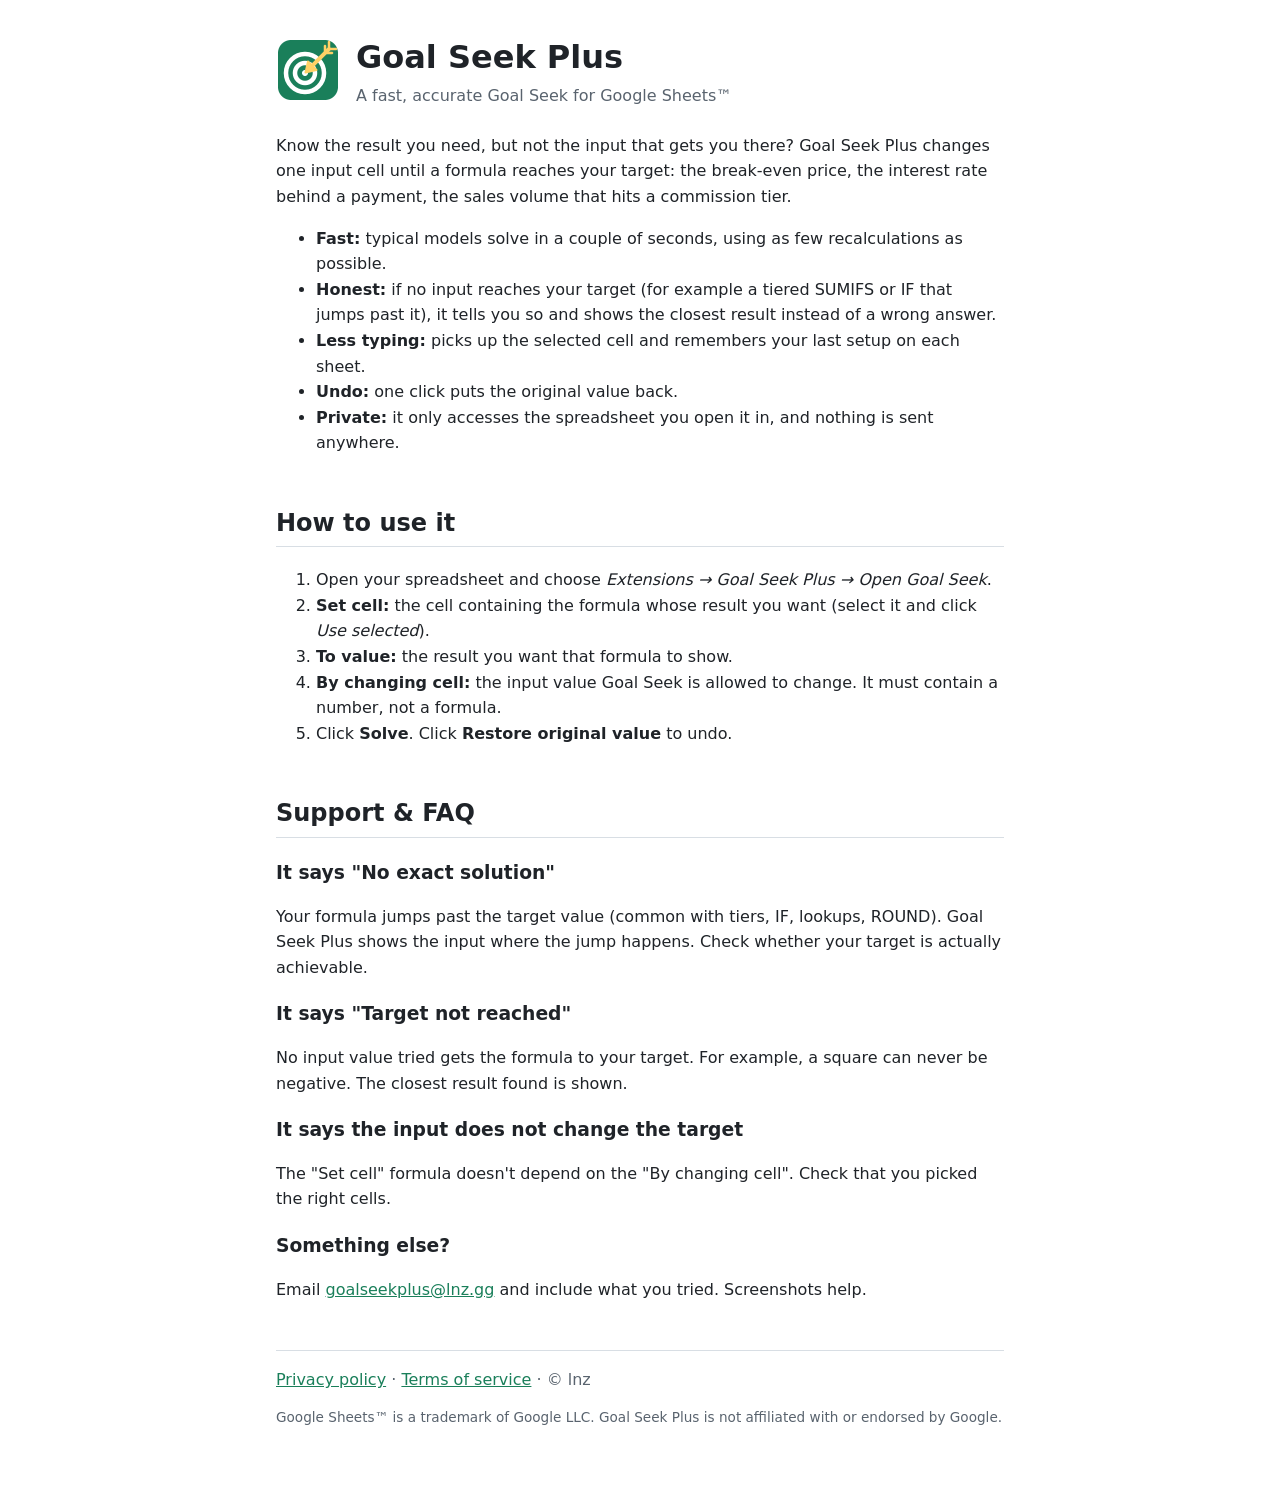
<file: index.html>
<!doctype html>
<html lang="en">
<head>
  <meta charset="utf-8" />
  <meta name="viewport" content="width=device-width, initial-scale=1" />
  <title>Goal Seek Plus for Google Sheets</title>
  <meta name="description" content="A fast, accurate Goal Seek for Google Sheets. Find the input that gives the result you need." />
  <link rel="icon" href="icon-128.png" />
  <link rel="stylesheet" href="style.css" />
</head>
<body>
  <header>
    <img src="icon-128.png" alt="" width="64" height="64" />
    <div>
      <h1>Goal Seek Plus</h1>
      <p class="tag">A fast, accurate Goal Seek for Google Sheets™</p>
    </div>
  </header>

  <main>
    <section>
      <p>Know the result you need, but not the input that gets you there? Goal Seek Plus changes one input cell
        until a formula reaches your target: the break-even price, the interest rate behind a payment, the sales
        volume that hits a commission tier.</p>
      <ul>
        <li><strong>Fast:</strong> typical models solve in a couple of seconds, using as few recalculations as possible.</li>
        <li><strong>Honest:</strong> if no input reaches your target (for example a tiered SUMIFS or IF that jumps past it), it tells you so and shows the closest result instead of a wrong answer.</li>
        <li><strong>Less typing:</strong> picks up the selected cell and remembers your last setup on each sheet.</li>
        <li><strong>Undo:</strong> one click puts the original value back.</li>
        <li><strong>Private:</strong> it only accesses the spreadsheet you open it in, and nothing is sent anywhere.</li>
      </ul>
    </section>

    <section id="how">
      <h2>How to use it</h2>
      <ol>
        <li>Open your spreadsheet and choose <em>Extensions → Goal Seek Plus → Open Goal Seek</em>.</li>
        <li><strong>Set cell:</strong> the cell containing the formula whose result you want (select it and click <em>Use selected</em>).</li>
        <li><strong>To value:</strong> the result you want that formula to show.</li>
        <li><strong>By changing cell:</strong> the input value Goal Seek is allowed to change. It must contain a number, not a formula.</li>
        <li>Click <strong>Solve</strong>. Click <strong>Restore original value</strong> to undo.</li>
      </ol>
    </section>

    <section id="support">
      <h2>Support &amp; FAQ</h2>
      <h3>It says "No exact solution"</h3>
      <p>Your formula jumps past the target value (common with tiers, IF, lookups, ROUND). Goal Seek Plus shows the input
        where the jump happens. Check whether your target is actually achievable.</p>
      <h3>It says "Target not reached"</h3>
      <p>No input value tried gets the formula to your target. For example, a square can never be negative. The closest
        result found is shown.</p>
      <h3>It says the input does not change the target</h3>
      <p>The "Set cell" formula doesn't depend on the "By changing cell". Check that you picked the right cells.</p>
      <h3>Something else?</h3>
      <p>Email <a href="mailto:goalseekplus@lnz.gg">goalseekplus@lnz.gg</a> and include what you tried. Screenshots help.</p>
    </section>
  </main>

  <footer>
    <a href="privacy.html">Privacy policy</a> · <a href="terms.html">Terms of service</a> · © lnz
    <p class="small">Google Sheets™ is a trademark of Google LLC. Goal Seek Plus is not affiliated with or endorsed by Google.</p>
  </footer>
</body>
</html>
</file>
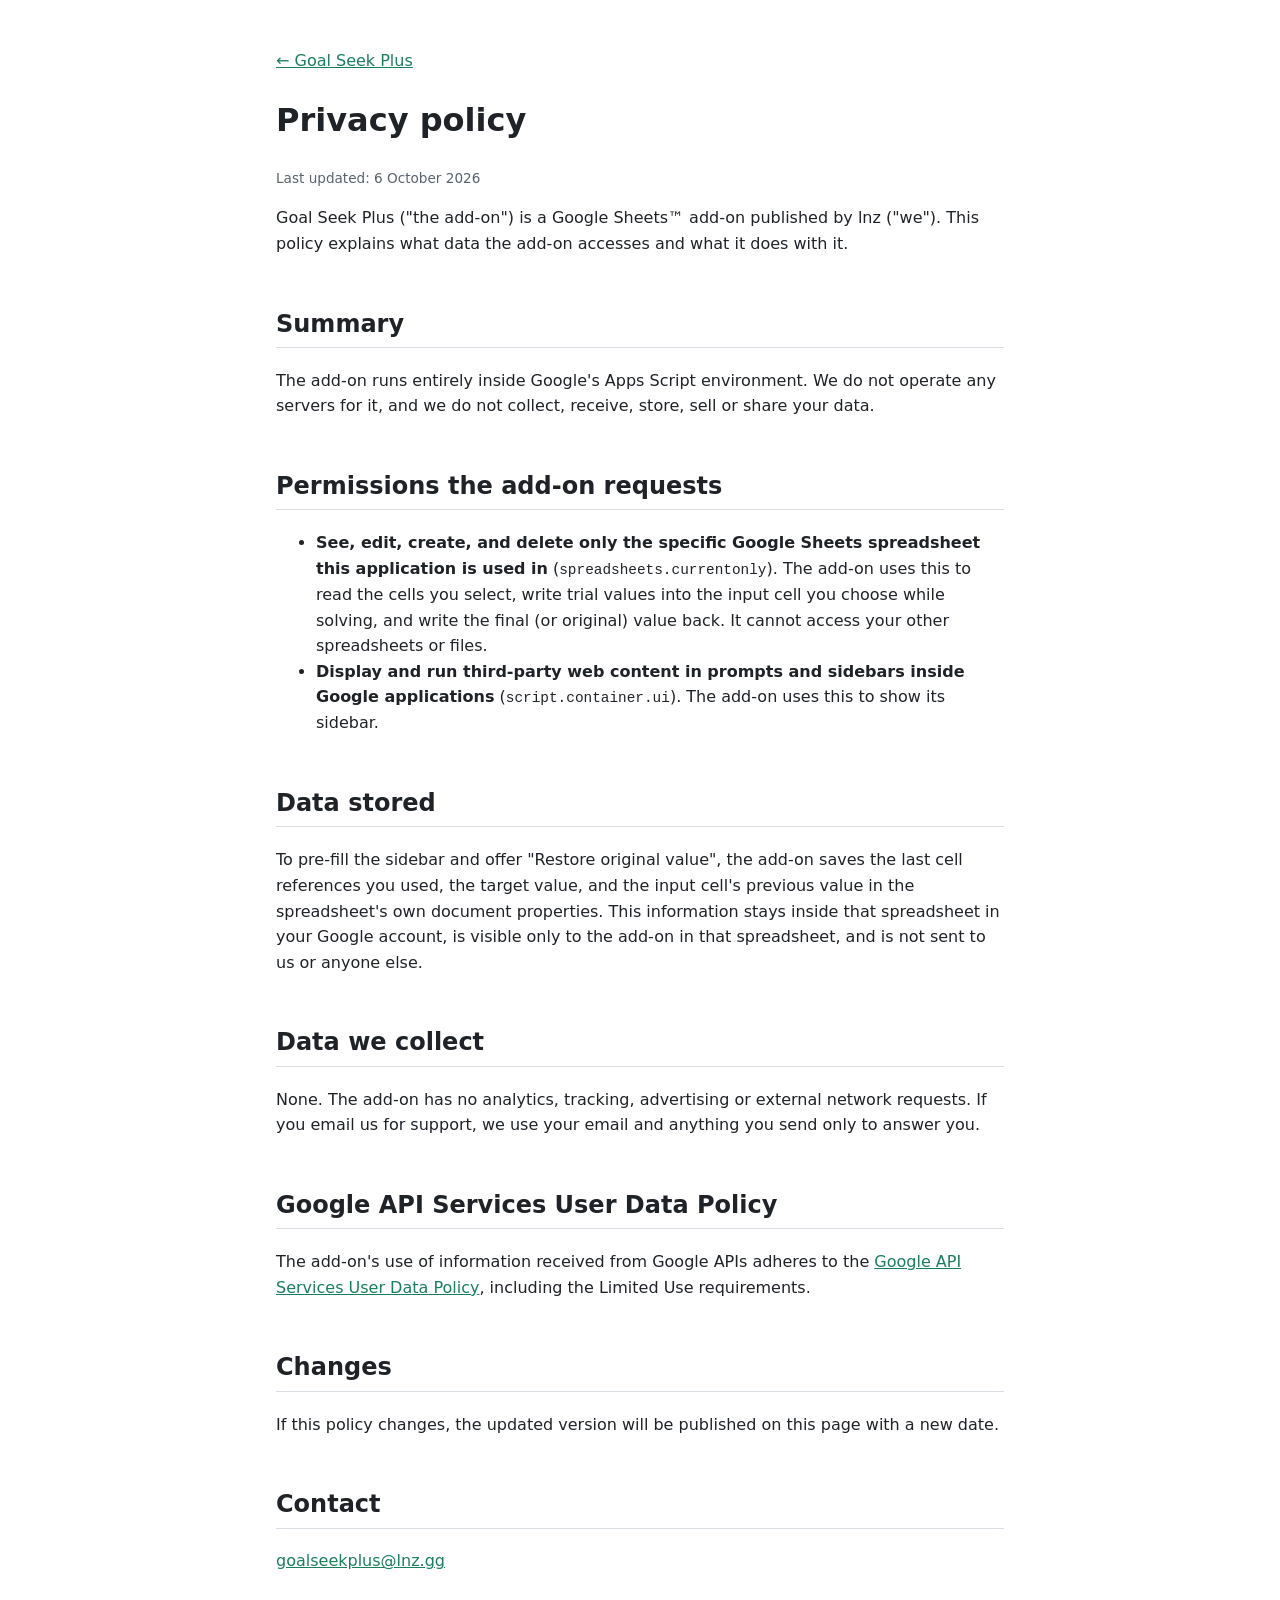
<file: privacy.html>
<!doctype html>
<html lang="en">
<head>
  <meta charset="utf-8" />
  <meta name="viewport" content="width=device-width, initial-scale=1" />
  <title>Privacy policy – Goal Seek Plus</title>
  <link rel="icon" href="icon-128.png" />
  <link rel="stylesheet" href="style.css" />
</head>
<body>
  <main>
    <p><a href="index.html">← Goal Seek Plus</a></p>
    <h1>Privacy policy</h1>
    <p class="small">Last updated: 6 October 2026</p>

    <p>Goal Seek Plus ("the add-on") is a Google Sheets™ add-on published by lnz ("we"). This policy explains
      what data the add-on accesses and what it does with it.</p>

    <h2>Summary</h2>
    <p>The add-on runs entirely inside Google's Apps Script environment. We do not operate any servers for it, and we
      do not collect, receive, store, sell or share your data.</p>

    <h2>Permissions the add-on requests</h2>
    <ul>
      <li><strong>See, edit, create, and delete only the specific Google Sheets spreadsheet this application is used in</strong>
        (<code>spreadsheets.currentonly</code>). The add-on uses this to read the cells you select, write trial values into the
        input cell you choose while solving, and write the final (or original) value back. It cannot access your other
        spreadsheets or files.</li>
      <li><strong>Display and run third-party web content in prompts and sidebars inside Google applications</strong>
        (<code>script.container.ui</code>). The add-on uses this to show its sidebar.</li>
    </ul>

    <h2>Data stored</h2>
    <p>To pre-fill the sidebar and offer "Restore original value", the add-on saves the last cell references you used, the
      target value, and the input cell's previous value in the spreadsheet's own document properties. This information
      stays inside that spreadsheet in your Google account, is visible only to the add-on in that spreadsheet, and is not
      sent to us or anyone else.</p>

    <h2>Data we collect</h2>
    <p>None. The add-on has no analytics, tracking, advertising or external network requests. If you email us for support,
      we use your email and anything you send only to answer you.</p>

    <h2>Google API Services User Data Policy</h2>
    <p>The add-on's use of information received from Google APIs adheres to the
      <a href="https://developers.google.com/terms/api-services-user-data-policy">Google API Services User Data Policy</a>,
      including the Limited Use requirements.</p>

    <h2>Changes</h2>
    <p>If this policy changes, the updated version will be published on this page with a new date.</p>

    <h2>Contact</h2>
    <p><a href="mailto:goalseekplus@lnz.gg">goalseekplus@lnz.gg</a></p>
  </main>
</body>
</html>
</file>
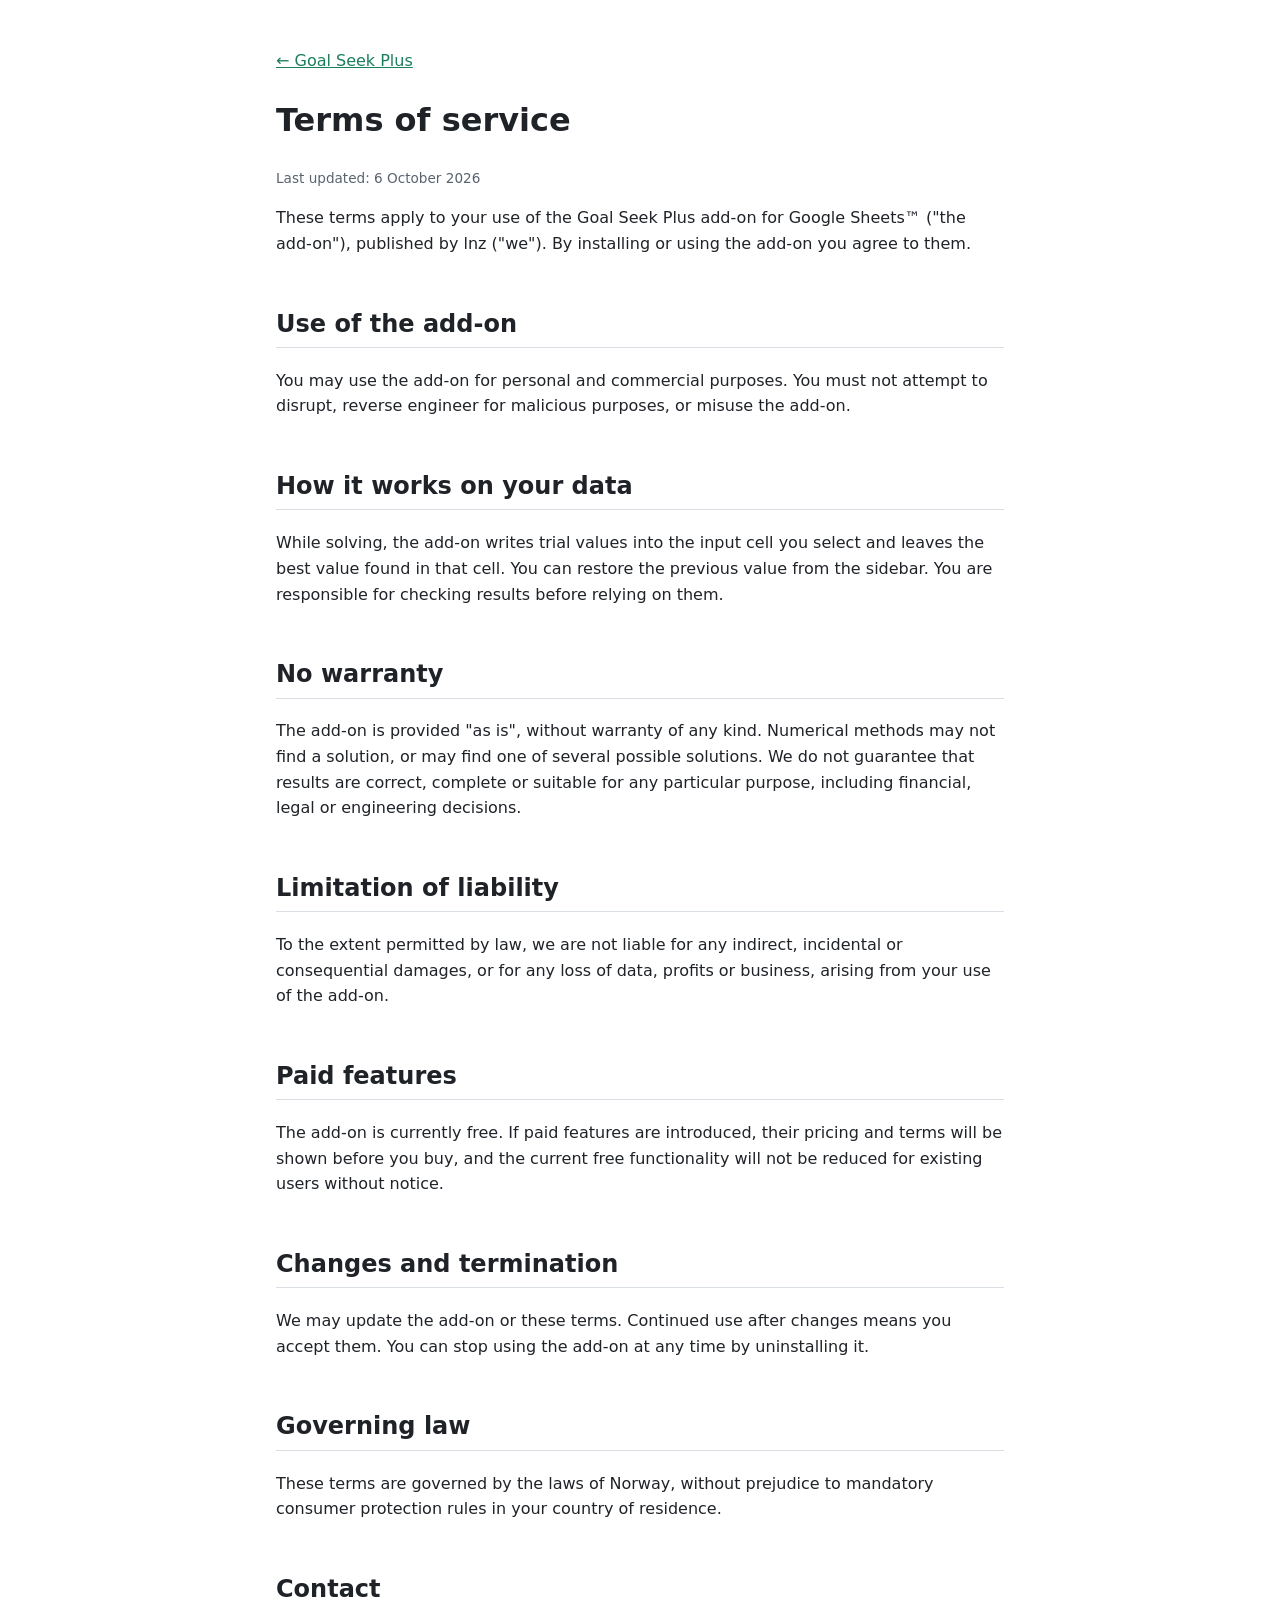
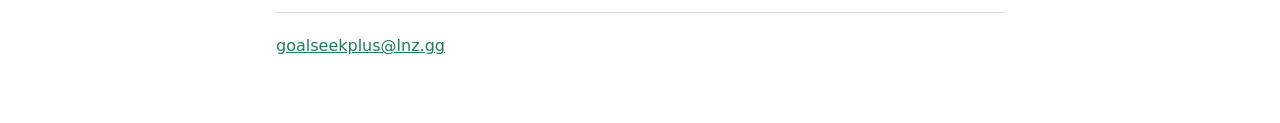
<file: terms.html>
<!doctype html>
<html lang="en">
<head>
  <meta charset="utf-8" />
  <meta name="viewport" content="width=device-width, initial-scale=1" />
  <title>Terms of service – Goal Seek Plus</title>
  <link rel="icon" href="icon-128.png" />
  <link rel="stylesheet" href="style.css" />
</head>
<body>
  <main>
    <p><a href="index.html">← Goal Seek Plus</a></p>
    <h1>Terms of service</h1>
    <p class="small">Last updated: 6 October 2026</p>

    <p>These terms apply to your use of the Goal Seek Plus add-on for Google Sheets™ ("the add-on"), published by
      lnz ("we"). By installing or using the add-on you agree to them.</p>

    <h2>Use of the add-on</h2>
    <p>You may use the add-on for personal and commercial purposes. You must not attempt to disrupt, reverse engineer
      for malicious purposes, or misuse the add-on.</p>

    <h2>How it works on your data</h2>
    <p>While solving, the add-on writes trial values into the input cell you select and leaves the best value found in
      that cell. You can restore the previous value from the sidebar. You are responsible for checking results before
      relying on them.</p>

    <h2>No warranty</h2>
    <p>The add-on is provided "as is", without warranty of any kind. Numerical methods may not find a solution, or may
      find one of several possible solutions. We do not guarantee that results are correct, complete or suitable for
      any particular purpose, including financial, legal or engineering decisions.</p>

    <h2>Limitation of liability</h2>
    <p>To the extent permitted by law, we are not liable for any indirect, incidental or consequential damages, or for
      any loss of data, profits or business, arising from your use of the add-on.</p>

    <h2>Paid features</h2>
    <p>The add-on is currently free. If paid features are introduced, their pricing and terms will be shown before you
      buy, and the current free functionality will not be reduced for existing users without notice.</p>

    <h2>Changes and termination</h2>
    <p>We may update the add-on or these terms. Continued use after changes means you accept them. You can stop using
      the add-on at any time by uninstalling it.</p>

    <h2>Governing law</h2>
    <p>These terms are governed by the laws of Norway, without prejudice to mandatory consumer protection rules in your
      country of residence.</p>

    <h2>Contact</h2>
    <p><a href="mailto:goalseekplus@lnz.gg">goalseekplus@lnz.gg</a></p>
  </main>
</body>
</html>
</file>
<file: style.css>
:root {
  --bg: #ffffff;
  --text: #1f2328;
  --muted: #59636e;
  --accent: #1a7f5a;
  --border: #d8dee4;
}
@media (prefers-color-scheme: dark) {
  :root {
    --bg: #0d1117;
    --text: #e6edf3;
    --muted: #9198a1;
    --accent: #3fb984;
    --border: #30363d;
  }
}
* { box-sizing: border-box; }
body {
  margin: 0 auto;
  max-width: 760px;
  padding: 32px 16px 48px;
  background: var(--bg);
  color: var(--text);
  font: 16px/1.6 system-ui, -apple-system, "Segoe UI", Roboto, sans-serif;
}
header { display: flex; gap: 16px; align-items: center; margin-bottom: 24px; }
header h1 { margin: 0; }
.tag { margin: 0; color: var(--muted); }
h2 { margin-top: 2em; border-bottom: 1px solid var(--border); padding-bottom: 4px; }
h3 { margin-bottom: 0.2em; }
a { color: var(--accent); }
code { font-size: 0.9em; }
footer { margin-top: 48px; padding-top: 16px; border-top: 1px solid var(--border); color: var(--muted); }
.small { font-size: 0.85em; color: var(--muted); }
</file>
